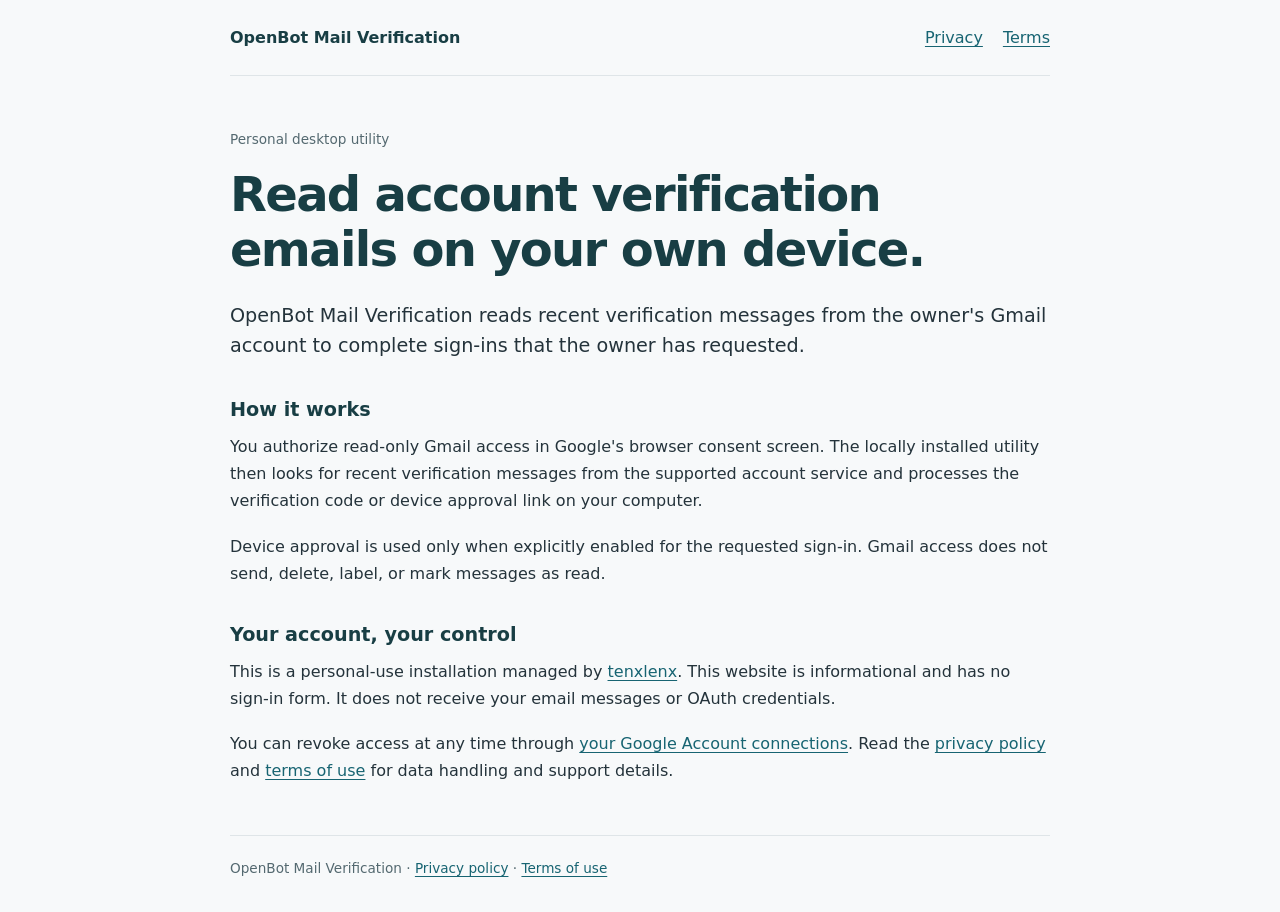
<file: index.html>
<!doctype html>
<html lang="en">
<head>
  <meta charset="utf-8">
  <meta name="viewport" content="width=device-width, initial-scale=1">
  <meta name="description" content="OpenBot Mail Verification is a personal desktop utility for reading account verification emails from the owner's Gmail account.">
  <title>OpenBot Mail Verification</title>
  <link rel="stylesheet" href="/style.css">
</head>
<body>
  <header><a class="brand" href="/">OpenBot Mail Verification</a><nav aria-label="Information"><a href="/privacy/">Privacy</a><a href="/terms/">Terms</a></nav></header>
  <main>
    <p class="eyebrow">Personal desktop utility</p>
    <h1>Read account verification emails on your own device.</h1>
    <p class="lead">OpenBot Mail Verification reads recent verification messages from the owner's Gmail account to complete sign-ins that the owner has requested.</p>
    <section>
      <h2>How it works</h2>
      <p>You authorize read-only Gmail access in Google's browser consent screen. The locally installed utility then looks for recent verification messages from the supported account service and processes the verification code or device approval link on your computer.</p>
      <p>Device approval is used only when explicitly enabled for the requested sign-in. Gmail access does not send, delete, label, or mark messages as read.</p>
    </section>
    <section>
      <h2>Your account, your control</h2>
      <p>This is a personal-use installation managed by <a href="https://github.com/tenxlenx">tenxlenx</a>. This website is informational and has no sign-in form. It does not receive your email messages or OAuth credentials.</p>
      <p>You can revoke access at any time through <a href="https://myaccount.google.com/connections">your Google Account connections</a>. Read the <a href="/privacy/">privacy policy</a> and <a href="/terms/">terms of use</a> for data handling and support details.</p>
    </section>
  </main>
  <footer>OpenBot Mail Verification · <a href="/privacy/">Privacy policy</a> · <a href="/terms/">Terms of use</a></footer>
</body>
</html>
</file>
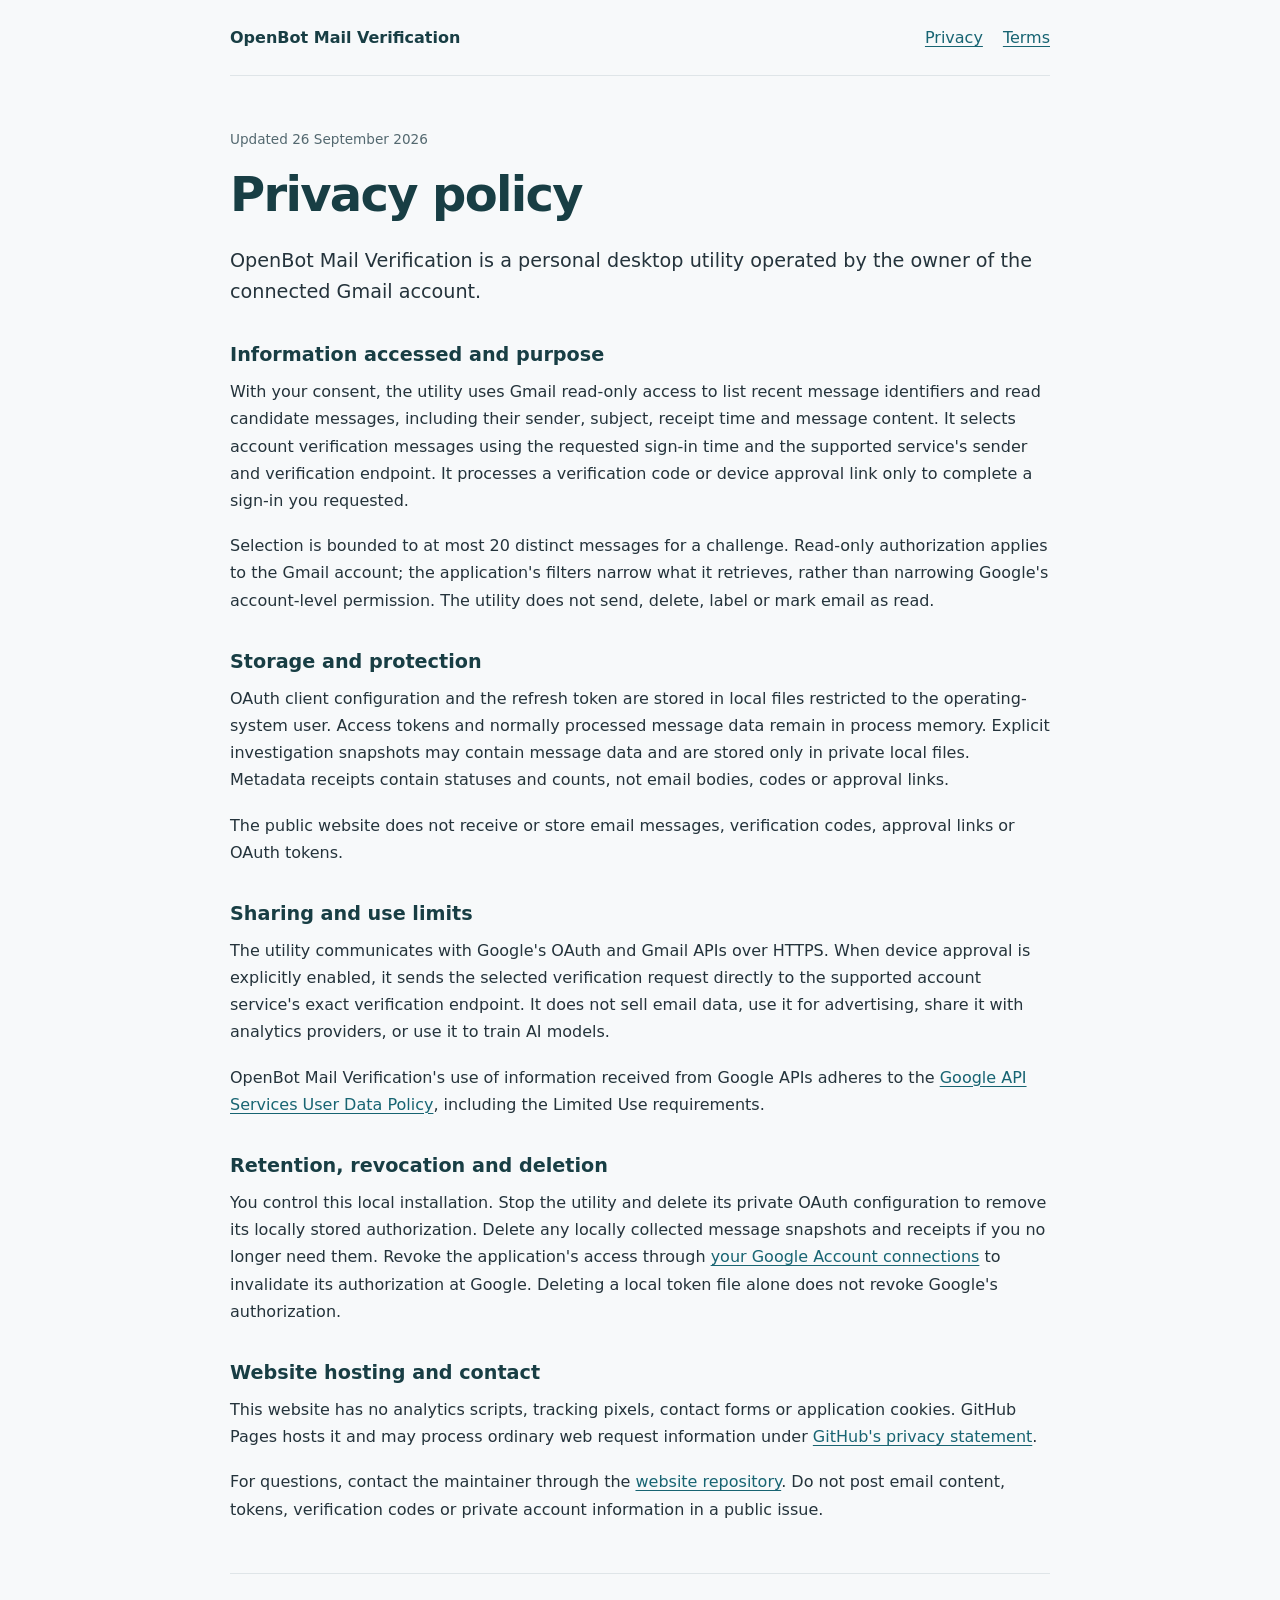
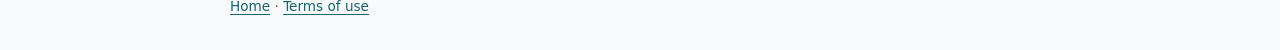
<file: privacy/index.html>
<!doctype html>
<html lang="en">
<head>
  <meta charset="utf-8">
  <meta name="viewport" content="width=device-width, initial-scale=1">
  <title>Privacy policy · OpenBot Mail Verification</title>
  <link rel="stylesheet" href="/style.css">
</head>
<body>
  <header><a class="brand" href="/">OpenBot Mail Verification</a><nav aria-label="Information"><a href="/privacy/" aria-current="page">Privacy</a><a href="/terms/">Terms</a></nav></header>
  <main>
    <p class="eyebrow">Updated 26 September 2026</p>
    <h1>Privacy policy</h1>
    <p class="lead">OpenBot Mail Verification is a personal desktop utility operated by the owner of the connected Gmail account.</p>
    <h2>Information accessed and purpose</h2>
    <p>With your consent, the utility uses Gmail read-only access to list recent message identifiers and read candidate messages, including their sender, subject, receipt time and message content. It selects account verification messages using the requested sign-in time and the supported service's sender and verification endpoint. It processes a verification code or device approval link only to complete a sign-in you requested.</p>
    <p>Selection is bounded to at most 20 distinct messages for a challenge. Read-only authorization applies to the Gmail account; the application's filters narrow what it retrieves, rather than narrowing Google's account-level permission. The utility does not send, delete, label or mark email as read.</p>
    <h2>Storage and protection</h2>
    <p>OAuth client configuration and the refresh token are stored in local files restricted to the operating-system user. Access tokens and normally processed message data remain in process memory. Explicit investigation snapshots may contain message data and are stored only in private local files. Metadata receipts contain statuses and counts, not email bodies, codes or approval links.</p>
    <p>The public website does not receive or store email messages, verification codes, approval links or OAuth tokens.</p>
    <h2>Sharing and use limits</h2>
    <p>The utility communicates with Google's OAuth and Gmail APIs over HTTPS. When device approval is explicitly enabled, it sends the selected verification request directly to the supported account service's exact verification endpoint. It does not sell email data, use it for advertising, share it with analytics providers, or use it to train AI models.</p>
    <p>OpenBot Mail Verification's use of information received from Google APIs adheres to the <a href="https://developers.google.com/terms/api-services-user-data-policy">Google API Services User Data Policy</a>, including the Limited Use requirements.</p>
    <h2>Retention, revocation and deletion</h2>
    <p>You control this local installation. Stop the utility and delete its private OAuth configuration to remove its locally stored authorization. Delete any locally collected message snapshots and receipts if you no longer need them. Revoke the application's access through <a href="https://myaccount.google.com/connections">your Google Account connections</a> to invalidate its authorization at Google. Deleting a local token file alone does not revoke Google's authorization.</p>
    <h2>Website hosting and contact</h2>
    <p>This website has no analytics scripts, tracking pixels, contact forms or application cookies. GitHub Pages hosts it and may process ordinary web request information under <a href="https://docs.github.com/en/site-policy/privacy-policies/github-general-privacy-statement">GitHub's privacy statement</a>.</p>
    <p>For questions, contact the maintainer through the <a href="https://github.com/tenxlenx/tenxlenx.github.io/issues">website repository</a>. Do not post email content, tokens, verification codes or private account information in a public issue.</p>
  </main>
  <footer><a href="/">Home</a> · <a href="/terms/">Terms of use</a></footer>
</body>
</html>
</file>
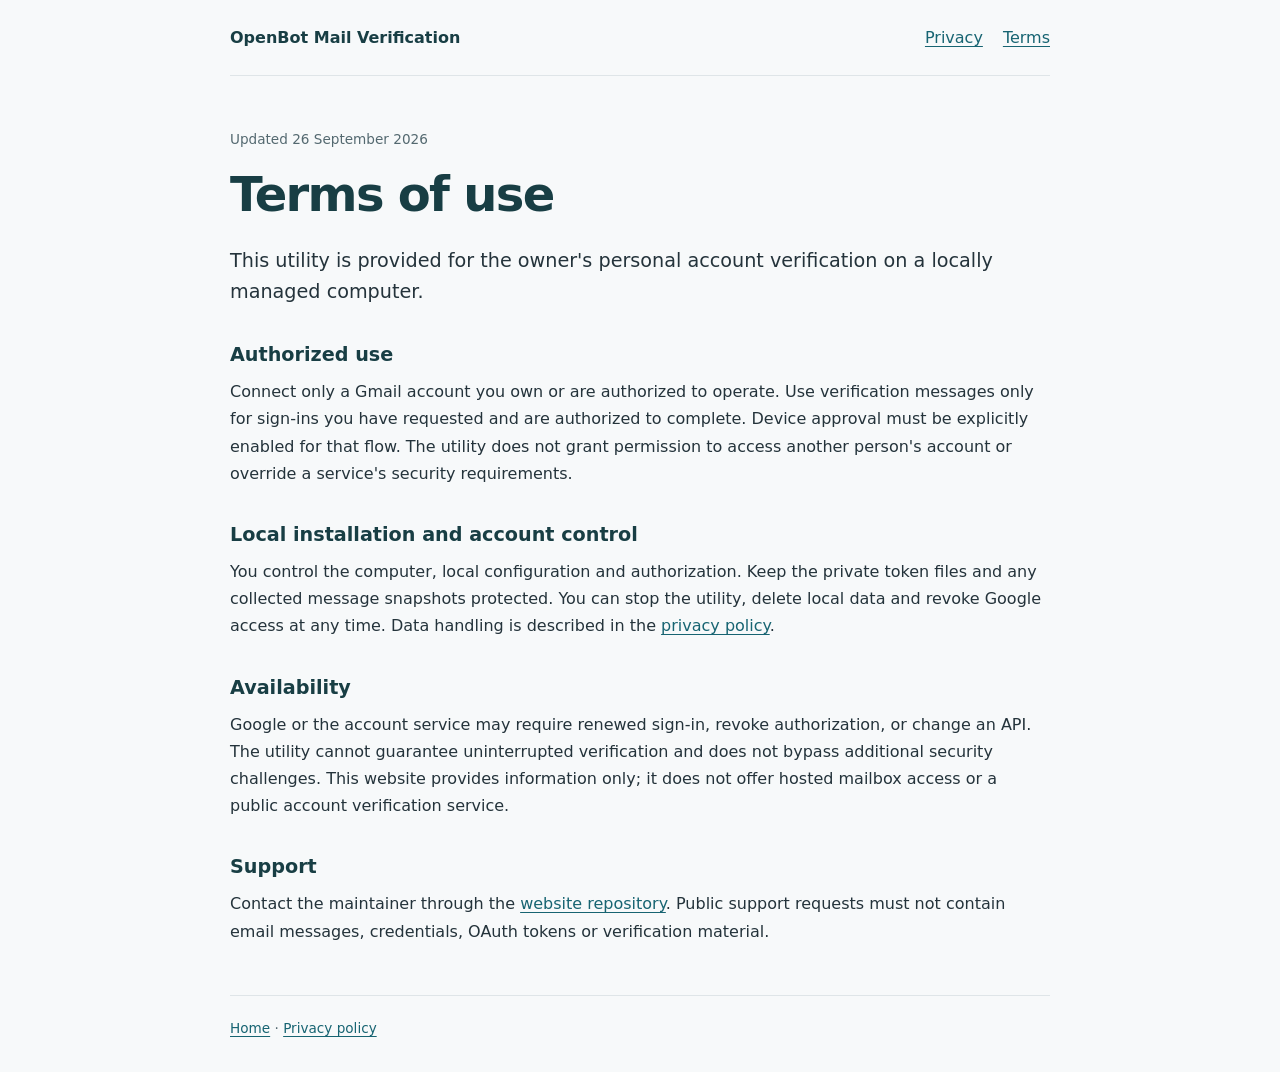
<file: terms/index.html>
<!doctype html>
<html lang="en">
<head>
  <meta charset="utf-8">
  <meta name="viewport" content="width=device-width, initial-scale=1">
  <title>Terms of use · OpenBot Mail Verification</title>
  <link rel="stylesheet" href="/style.css">
</head>
<body>
  <header><a class="brand" href="/">OpenBot Mail Verification</a><nav aria-label="Information"><a href="/privacy/">Privacy</a><a href="/terms/" aria-current="page">Terms</a></nav></header>
  <main>
    <p class="eyebrow">Updated 26 September 2026</p>
    <h1>Terms of use</h1>
    <p class="lead">This utility is provided for the owner's personal account verification on a locally managed computer.</p>
    <h2>Authorized use</h2>
    <p>Connect only a Gmail account you own or are authorized to operate. Use verification messages only for sign-ins you have requested and are authorized to complete. Device approval must be explicitly enabled for that flow. The utility does not grant permission to access another person's account or override a service's security requirements.</p>
    <h2>Local installation and account control</h2>
    <p>You control the computer, local configuration and authorization. Keep the private token files and any collected message snapshots protected. You can stop the utility, delete local data and revoke Google access at any time. Data handling is described in the <a href="/privacy/">privacy policy</a>.</p>
    <h2>Availability</h2>
    <p>Google or the account service may require renewed sign-in, revoke authorization, or change an API. The utility cannot guarantee uninterrupted verification and does not bypass additional security challenges. This website provides information only; it does not offer hosted mailbox access or a public account verification service.</p>
    <h2>Support</h2>
    <p>Contact the maintainer through the <a href="https://github.com/tenxlenx/tenxlenx.github.io/issues">website repository</a>. Public support requests must not contain email messages, credentials, OAuth tokens or verification material.</p>
  </main>
  <footer><a href="/">Home</a> · <a href="/privacy/">Privacy policy</a></footer>
</body>
</html>
</file>
<file: style.css>
:root { color-scheme: light; font-family: system-ui, sans-serif; color: #24333b; background: #f7f9fa; }
* { box-sizing: border-box; }
body { margin: 0; }
header, main, footer { width: min(100% - 40px, 820px); margin: auto; }
header { display: flex; align-items: center; justify-content: space-between; gap: 24px; padding: 28px 0; border-bottom: 1px solid #dfe5e8; }
.brand { font-weight: 700; color: #183e44; text-decoration: none; }
nav { display: flex; gap: 20px; }
main { padding: 52px 0 32px; }
.eyebrow { color: #546970; font-size: .85rem; margin: 0 0 16px; }
h1 { font-size: clamp(2rem, 5vw, 3rem); line-height: 1.14; letter-spacing: -.035em; color: #183e44; margin: 0 0 24px; }
.lead { font-size: 1.2rem; line-height: 1.6; }
h2 { color: #183e44; font-size: 1.2rem; margin: 36px 0 12px; }
p { line-height: 1.7; margin: 0 0 18px; }
a { color: #176472; text-underline-offset: 3px; }
a:focus-visible { outline: 3px solid #176472; outline-offset: 4px; }
footer { font-size: .85rem; color: #546970; padding: 24px 0 36px; border-top: 1px solid #dfe5e8; }
@media (max-width: 480px) { header { flex-direction: column; align-items: flex-start; gap: 16px; } main { padding-top: 32px; } }
</file>
